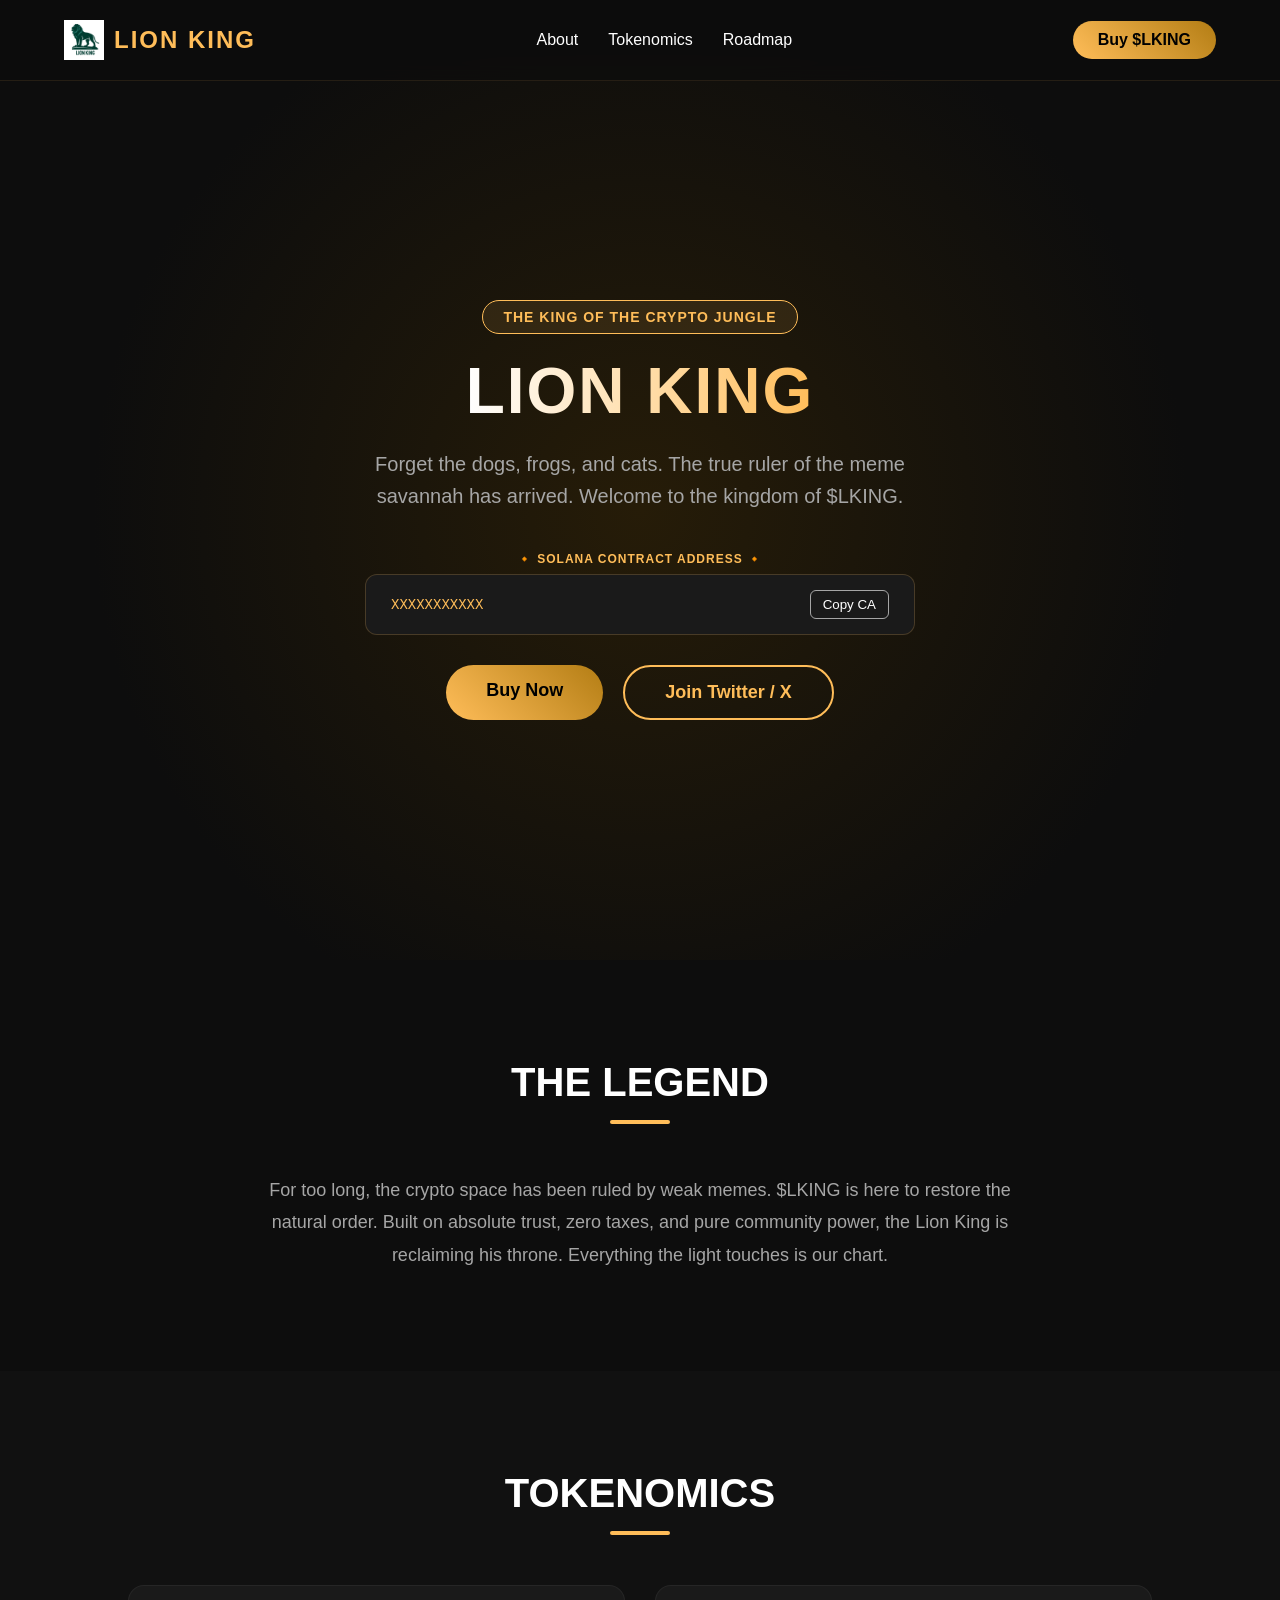
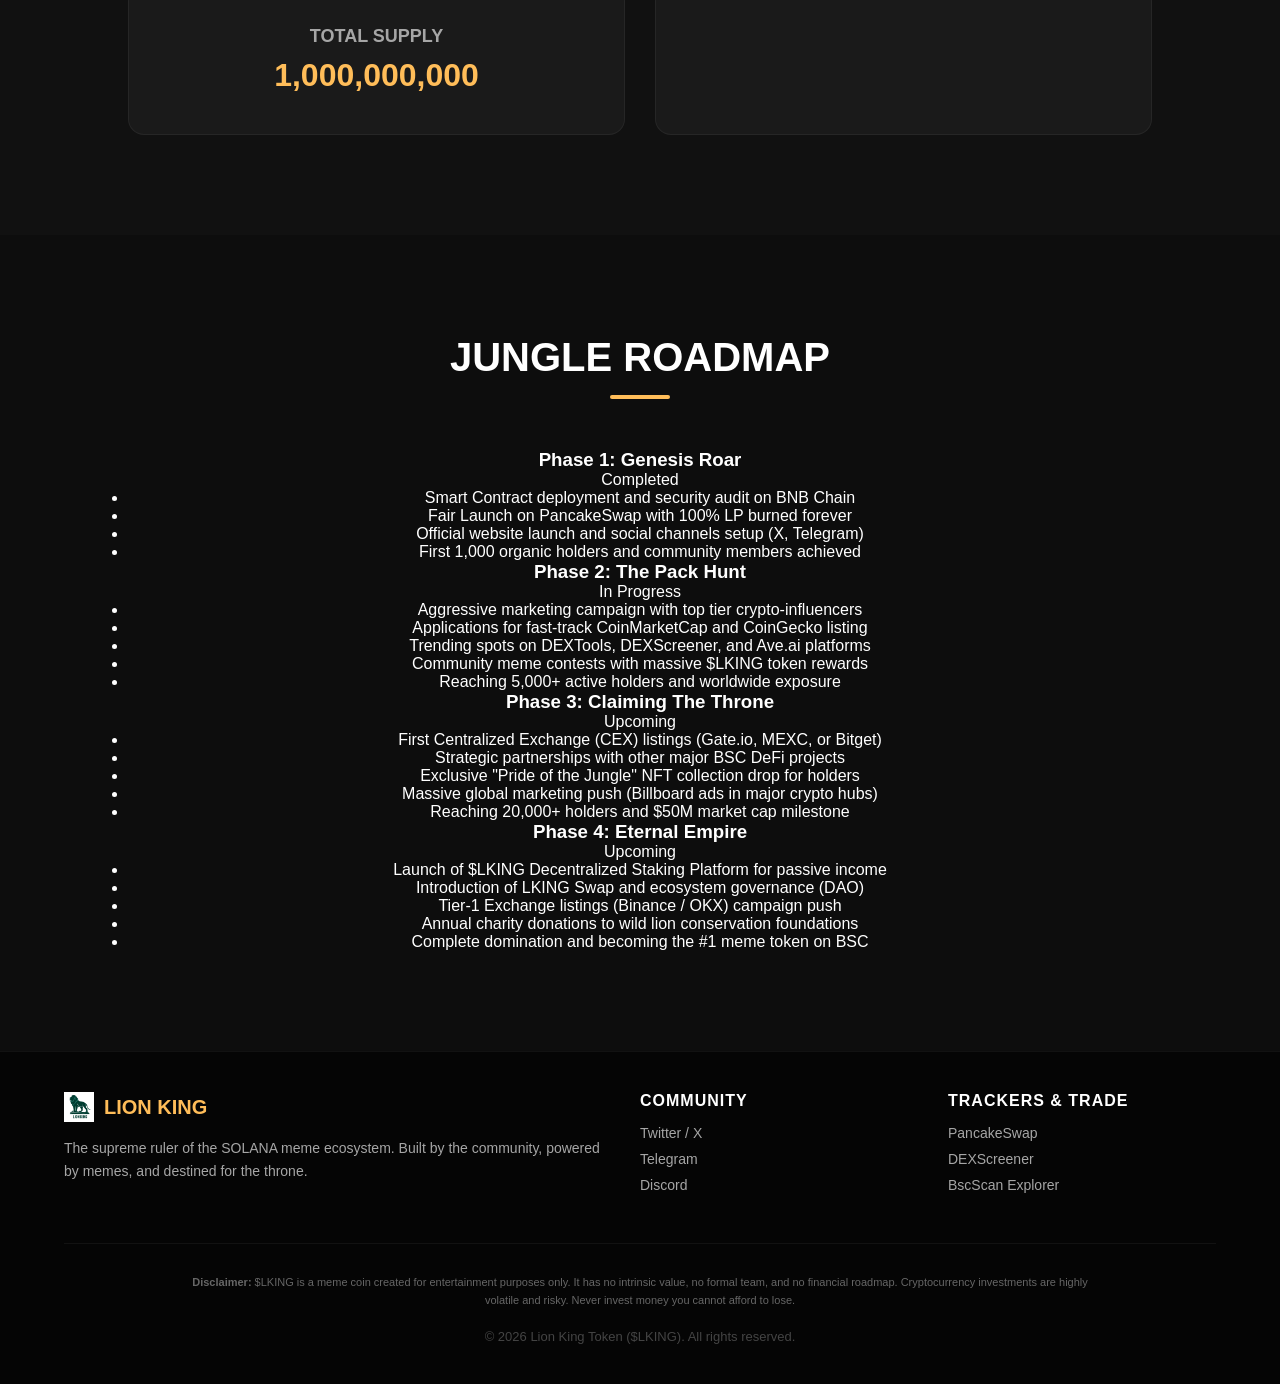
<file: index.html>
<!DOCTYPE html>
<html lang="en">
<head>
    <meta charset="UTF-8">
    <meta name="viewport" content="width=device-width, initial-scale=1.0">    

<script
   src="https://cdn.markfi.xyz/scripts/analytics/0.11.24/cookie3.analytics.min.js"
   integrity="sha384-ihnQ09PGDbDPthGB3QoQ2Heg2RwQIDyWkHkqxMzq91RPeP8OmydAZbQLgAakAOfI"
   crossOrigin="anonymous"
   async="true"
   strategy="lazyOnload"
   site-id="cebbe1d9-414b-4ef4-8b40-236f97437beb"
></script>
        <!-- Логотип для вкладки браузера (Favicon) -->
    <link rel="icon" type="image/png" sizes="32x32" href="Logo200x200png.png">
    <link rel="icon" type="image/png" sizes="16x16" href="Logo200x200png.png">
    <link rel="apple-touch-icon" href="Logo200x200png.png">

    <title>LION KING ($LKING) — The True King of Crypto Jungle</title>
    
    <style>
                /* Advanced Footer Styles */
        footer {
            background: #050505;
            padding: 60px 5% 30px;
            border-top: 1px solid rgba(255, 189, 89, 0.1);
            color: var(--text-gray);
            font-size: 14px;
        }

        .footer-container {
            display: grid;
            grid-template-columns: 2fr repeat(2, 1fr);
            gap: 40px;
            max-width: 1200px;
            margin: 0 auto 40px;
            text-align: left;
        }

        .footer-brand h4 {
            font-size: 20px;
            color: var(--gold);
            text-transform: uppercase;
            margin-bottom: 15px;
            display: flex;
            align-items: center;
            gap: 10px;
        }

        .footer-brand p {
            line-height: 1.6;
            font-size: 14px;
        }

        .footer-links-col h4 {
            color: var(--text-light);
            font-size: 16px;
            text-transform: uppercase;
            margin-bottom: 15px;
            letter-spacing: 1px;
        }

        .footer-links-col ul {
            list-style: none;
        }

        .footer-links-col li {
            margin-bottom: 10px;
        }

        .footer-links-col a {
            color: var(--text-gray);
            text-decoration: none;
            transition: color 0.3s;
            display: inline-block;
        }

        .footer-links-col a:hover {
            color: var(--gold);
            transform: translateX(3px);
        }

        .footer-bottom {
            border-top: 1px solid rgba(255, 255, 255, 0.05);
            padding-top: 30px;
            text-align: center;
        }

        .disclaimer {
            font-size: 11px;
            max-width: 900px;
            margin: 0 auto 20px;
            line-height: 1.6;
            color: #666;
        }

        .copyright {
            font-size: 13px;
            color: #444;
        }

        /* Responsive Footer */
        @media (max-width: 768px) {
            .footer-container {
                grid-template-columns: 1fr;
                gap: 30px;
                text-align: center;
            }
            .footer-brand h4 {
                justify-content: center;
            }
            .footer-links-col a:hover {
                transform: none;
            }
        }

        :root {
            --gold: #ffbd59;
            --dark-gold: #b37d14;
            --bg-dark: #0d0d0d;
            --card-bg: #1a1a1a;
            --text-light: #ffffff;
            --text-gray: #a6a6a6;
        }

        * {
            margin: 0;
            padding: 0;
            box-sizing: border-box;
            font-family: 'Segoe UI', Tahoma, Geneva, Verdana, sans-serif;
            scroll-behavior: smooth;
        }

        body {
            background-color: var(--bg-dark);
            color: var(--text-light);
            overflow-x: hidden;
        }

        /* Navigation */
        nav {
            display: flex;
            justify-content: space-between;
            align-items: center;
            padding: 20px 5%;
            background: rgba(13, 13, 13, 0.8);
            backdrop-filter: blur(10px);
            position: fixed;
            width: 100%;
            top: 0;
            z-index: 1000;
            border-bottom: 1px solid rgba(255, 189, 89, 0.1);
        }

        .logo {
            font-size: 24px;
            font-weight: bold;
            color: var(--gold);
            text-transform: uppercase;
            letter-spacing: 2px;
        }

        .nav-links {
            display: flex;
            list-style: none;
            gap: 30px;
        }

        .nav-links a {
            color: var(--text-light);
            text-decoration: none;
            font-weight: 500;
            transition: color 0.3s;
        }

        .nav-links a:hover {
            color: var(--gold);
        }

        .btn-buy {
            background: linear-gradient(45deg, var(--gold), var(--dark-gold));
            color: #000;
            padding: 10px 25px;
            border-radius: 50px;
            text-decoration: none;
            font-weight: bold;
            transition: transform 0.3s, box-shadow 0.3s;
        }

        .btn-buy:hover {
            transform: translateY(-2px);
            box-shadow: 0 5px 15px rgba(255, 189, 89, 0.4);
        }

        /* Hero Section */
        .hero {
            min-height: 100vh;
            display: flex;
            flex-direction: column;
            justify-content: center;
            align-items: center;
            text-align: center;
            padding: 0 20px;
            background: radial-gradient(circle at center, #261c08 0%, var(--bg-dark) 70%);
            margin-top: 60px;
        }

        .hero-badge {
            background: rgba(255, 189, 89, 0.1);
            border: 1px solid var(--gold);
            color: var(--gold);
            padding: 8px 20px;
            border-radius: 30px;
            font-size: 14px;
            font-weight: bold;
            margin-bottom: 20px;
            letter-spacing: 1px;
        }

        .hero h1 {
            font-size: 64px;
            font-weight: 900;
            text-transform: uppercase;
            letter-spacing: 2px;
            margin-bottom: 20px;
            background: linear-gradient(to right, #fff, var(--gold));
            -webkit-background-clip: text;
            -webkit-text-fill-color: transparent;
        }

        .hero p {
            font-size: 20px;
            color: var(--text-gray);
            max-width: 600px;
            margin-bottom: 40px;
            line-height: 1.6;
        }

        /* CA Container */
        .ca-container {
            background: var(--card-bg);
            border: 1px solid rgba(255, 189, 89, 0.2);
            padding: 15px 25px;
            border-radius: 12px;
            display: flex;
            align-items: center;
            gap: 15px;
            max-width: 550px;
            width: 100%;
            justify-content: space-between;
            margin-bottom: 30px;
        }

        .ca-text {
            font-family: monospace;
            color: var(--gold);
            font-size: 14px;
            overflow: hidden;
            text-overflow: ellipsis;
            white-space: nowrap;
        }

        .btn-copy {
            background: transparent;
            border: 1px solid var(--text-gray);
            color: var(--text-light);
            padding: 6px 12px;
            border-radius: 6px;
            cursor: pointer;
            transition: all 0.3s;
        }

        .btn-copy:hover {
            background: var(--gold);
            color: #000;
            border-color: var(--gold);
        }

        /* About Section */
        .section {
            padding: 100px 10%;
            text-align: center;
        }

        .section-title {
            font-size: 40px;
            text-transform: uppercase;
            margin-bottom: 50px;
            position: relative;
        }

        .section-title::after {
            content: '';
            display: block;
            width: 60px;
            height: 4px;
            background: var(--gold);
            margin: 15px auto 0;
            border-radius: 2px;
        }

        .about-text {
            font-size: 18px;
            color: var(--text-gray);
            max-width: 800px;
            margin: 0 auto;
            line-height: 1.8;
        }

        /* Tokenomics Grid */
        .tokenomics-grid {
            display: grid;
            grid-template-columns: repeat(auto-fit, minmax(250px, 1fr));
            gap: 30px;
            margin-top: 40px;
        }

        .token-card {
            background: var(--card-bg);
            padding: 40px 30px;
            border-radius: 16px;
            border: 1px solid rgba(255, 255, 255, 0.05);
            transition: transform 0.3s, border-color 0.3s;
        }

        .token-card:hover {
            transform: translateY(-5px);
            border-color: rgba(255, 189, 89, 0.3);
        }

        .token-card h3 {
            font-size: 18px;
            color: var(--text-gray);
            text-transform: uppercase;
            margin-bottom: 10px;
        }

        .token-card p {
            font-size: 32px;
            font-weight: bold;
            color: var(--gold);
        }

        /* Roadmap Timeline */
        .roadmap-list {
            max-width: 700px;
            margin: 0 auto;
            text-align: left;
        }

        .roadmap-step {
            background: var(--card-bg);
            padding: 25px;
            border-radius: 12px;
            margin-bottom: 20px;
            border-left: 5px solid var(--gold);
        }

        .roadmap-step h3 {
            color: var(--gold);
            margin-bottom: 10px;
            font-size: 20px;
        }

        .roadmap-step ul {
            list-style-position: inside;
            color: var(--text-gray);
            line-height: 1.6;
        }

        /* Footer */
        footer {
            background: #050505;
            padding: 40px 5%;
            text-align: center;
            border-top: 1px solid rgba(255, 255, 255, 0.05);
            color: var(--text-gray);
            font-size: 14px;
        }

        .footer-links {
            display: flex;
            justify-content: center;
            gap: 20px;
            margin-bottom: 20px;
        }

        .footer-links a {
            color: var(--text-light);
            text-decoration: none;
        }

        .footer-links a:hover {
            color: var(--gold);
        }

        /* Responsive Design */
        @media (max-width: 768px) {
            .nav-links, .btn-buy-nav { display: none; }
            .hero h1 { font-size: 40px; }
            .hero p { font-size: 16px; }
            .section { padding: 60px 5%; }
        }
    </style>
</head>
<body>

    <!-- Navigation -->
        <!-- Navigation -->
    <nav>
        <div class="logo" style="display: flex; align-items: center; gap: 10px;">
            <img src="Logo200x200png.png" alt="Lion King Logo" style="height: 40px; width: auto; object-fit: contain;">
            <span>Lion King</span>
        </div>
        <ul class="nav-links">
            <li><a href="#about">About</a></li>
            <li><a href="#tokenomics">Tokenomics</a></li>
            <li><a href="#roadmap">Roadmap</a></li>
        </ul>
        <a href="https://lkingcoin.github.io/" target="_blank" class="btn-buy btn-buy-nav">Buy $LKING</a>
    </nav>

    <!-- Hero Section -->
    <header class="hero">
        <div class="hero-badge">THE KING OF THE CRYPTO JUNGLE</div>
        <h1>LION KING</h1>
        <p>Forget the dogs, frogs, and cats. The true ruler of the meme savannah has arrived. Welcome to the kingdom of $LKING.</p>
        
       <!-- Contract Address Container -->
        <div style="text-align: center; margin-bottom: 30px; width: 100%; max-width: 550px;">
            <div style="font-size: 12px; color: var(--gold); text-transform: uppercase; letter-spacing: 1px; margin-bottom: 8px; font-weight: bold;">
                🔸 SOLANA Contract Address 🔸
            </div>
            <div class="ca-container" style="margin-bottom: 0;">
                <span class="ca-text" id="ca-value">XXXXXXXXXXX</span>
                <button class="btn-copy" id="btn-copy">Copy CA</button>
            </div>
        </div>

        <div style="display: flex; gap: 20px;">
            <a href="https://lkingcoin.github.io" target="_blank" class="btn-buy" style="padding: 15px 40px; font-size: 18px;">Buy Now</a>
            <a href="https://x.com/LKING_Coin" target="_blank" class="btn-buy" style="padding: 15px 40px; font-size: 18px; background: transparent; border: 2px solid var(--gold); color: var(--gold);">Join Twitter / X</a>
        </div>
    </header>

    <!-- About Section -->
    <section class="section" id="about">
        <h2 class="section-title">The Legend</h2>
        <p class="about-text">
            For too long, the crypto space has been ruled by weak memes. $LKING is here to restore the natural order. Built on absolute trust, zero taxes, and pure community power, the Lion King is reclaiming his throne. Everything the light touches is our chart.
        </p>
    </section>

    <!-- Tokenomics Section -->
    <section class="section" id="tokenomics" style="background-color: #111111;">
        <h2 class="section-title">Tokenomics</h2>
        <div class="tokenomics-grid">
            <div class="token-card">
                <h3>Total Supply</h3>
                <p>1,000,000,000</p>
            </div>
            <div class="token-card"></div>
    </section>            
    <!-- Beautiful New Roadmap Section -->
    <section id="roadmap" class="section">
        <h2 class="section-title">Jungle Roadmap</h2>
        <div class="roadmap-container">
            
            <!-- Phase 1 -->
            <div class="roadmap-item completed">
                <div class="roadmap-dot"></div>
                <div class="roadmap-box">
                    <div class="roadmap-header">
                        <h3>Phase 1: Genesis Roar</h3>
                        <span class="status-badge done">Completed</span>
                    </div>
                    <ul>
                        <li>Smart Contract deployment and security audit on BNB Chain</li>
                        <li>Fair Launch on PancakeSwap with 100% LP burned forever</li>
                        <li>Official website launch and social channels setup (X, Telegram)</li>
                        <li>First 1,000 organic holders and community members achieved</li>
                    </ul>
                </div>
            </div>

            <!-- Phase 2 -->
            <div class="roadmap-item">
                <div class="roadmap-dot"></div>
                <div class="roadmap-box">
                    <div class="roadmap-header">
                        <h3>Phase 2: The Pack Hunt</h3>
                        <span class="status-badge active">In Progress</span>
                    </div>
                    <ul>
                        <li>Aggressive marketing campaign with top tier crypto-influencers</li>
                        <li>Applications for fast-track CoinMarketCap and CoinGecko listing</li>
                        <li>Trending spots on DEXTools, DEXScreener, and Ave.ai platforms</li>
                        <li>Community meme contests with massive $LKING token rewards</li>
                        <li>Reaching 5,000+ active holders and worldwide exposure</li>
                    </ul>
                </div>
            </div>

            <!-- Phase 3 -->
            <div class="roadmap-item upcoming">
                <div class="roadmap-dot"></div>
                <div class="roadmap-box">
                    <div class="roadmap-header">
                        <h3>Phase 3: Claiming The Throne</h3>
                        <span class="status-badge upcoming">Upcoming</span>
                    </div>
                    <ul>
                        <li>First Centralized Exchange (CEX) listings (Gate.io, MEXC, or Bitget)</li>
                        <li>Strategic partnerships with other major BSC DeFi projects</li>
                        <li>Exclusive "Pride of the Jungle" NFT collection drop for holders</li>
                        <li>Massive global marketing push (Billboard ads in major crypto hubs)</li>
                        <li>Reaching 20,000+ holders and $50M market cap milestone</li>
                    </ul>
                </div>
            </div>

            <!-- Phase 4 -->
            <div class="roadmap-item upcoming">
                <div class="roadmap-dot"></div>
                <div class="roadmap-box">
                    <div class="roadmap-header">
                        <h3>Phase 4: Eternal Empire</h3>
                        <span class="status-badge upcoming">Upcoming</span>
                    </div>
                    <ul>
                        <li>Launch of $LKING Decentralized Staking Platform for passive income</li>
                        <li>Introduction of LKING Swap and ecosystem governance (DAO)</li>
                        <li>Tier-1 Exchange listings (Binance / OKX) campaign push</li>
                        <li>Annual charity donations to wild lion conservation foundations</li>
                        <li>Complete domination and becoming the #1 meme token on BSC</li>
                    </ul>
                </div>
            </div>

        </div>
    </section>

        <!-- Script for Copying CA -->
    <script>
        const btnCopy = document.getElementById('btn-copy');
        const caValue = document.getElementById('ca-value').innerText;

        btnCopy.addEventListener('click', () => {
            navigator.clipboard.writeText(caValue).then(() => {
                btnCopy.innerText = 'Copied! ✅';
                btnCopy.style.background = 'var(--gold)';
                btnCopy.style.color = '#000';
                btnCopy.style.borderColor = 'var(--gold)';
                
                setTimeout(() => {
                    btnCopy.innerText = 'Copy CA';
                    btnCopy.style.background = 'transparent';
                    btnCopy.style.color = 'var(--text-light)';
                    btnCopy.style.borderColor = 'var(--text-gray)';
                }, 2000);
            }).catch(err => {
                console.error('Failed to copy text: ', err);
                alert('Copy failed, please copy manually.');
            });
        });
    </script>

</body>
        <!-- Advanced Footer Section -->
    <footer>
        <div class="footer-container">
            <!-- Brand Column -->
            <div class="footer-brand">
                <h4>
                    <img src="Logo200x200png.png" alt="LKING Logo" style="height: 30px; width: auto; object-fit: contain;">
                    <span>Lion King</span>
                </h4>
                <p>The supreme ruler of the SOLANA meme ecosystem. Built by the community, powered by memes, and destined for the throne.</p>
            </div>

            <!-- Socials Column -->
            <div class="footer-links-col">
                <h4>Community</h4>
                <ul>
                    <li><a href="https://x.com/LKING_Coin" target="_blank">Twitter / X</a></li>
                    <li><a href="https://telegram.org" target="_blank">Telegram</a></li>
                    <li><a href="https://discord.com" target="_blank">Discord</a></li>
                </ul>
            </div>

            <!-- Trackers Column -->
            <div class="footer-links-col">
                <h4>Trackers & Trade</h4>
                <ul>
                    <li><a href="https://pancakeswap.finance" target="_blank">PancakeSwap</a></li>
                    <li><a href="https://dexscreener.com" target="_blank">DEXScreener</a></li>
                    <li><a href="https://bscscan.com" target="_blank">BscScan Explorer</a></li>
                </ul>
            </div>
        </div>

        <!-- Bottom Copyright & Disclaimer -->
        <div class="footer-bottom">
            <p class="disclaimer">
                <strong>Disclaimer:</strong> $LKING is a meme coin created for entertainment purposes only. It has no intrinsic value, no formal team, and no financial roadmap. Cryptocurrency investments are highly volatile and risky. Never invest money you cannot afford to lose.
            </p>
            <p class="copyright">&copy; 2026 Lion King Token ($LKING). All rights reserved.</p>
        </div>
    </footer>
</html>
</file>
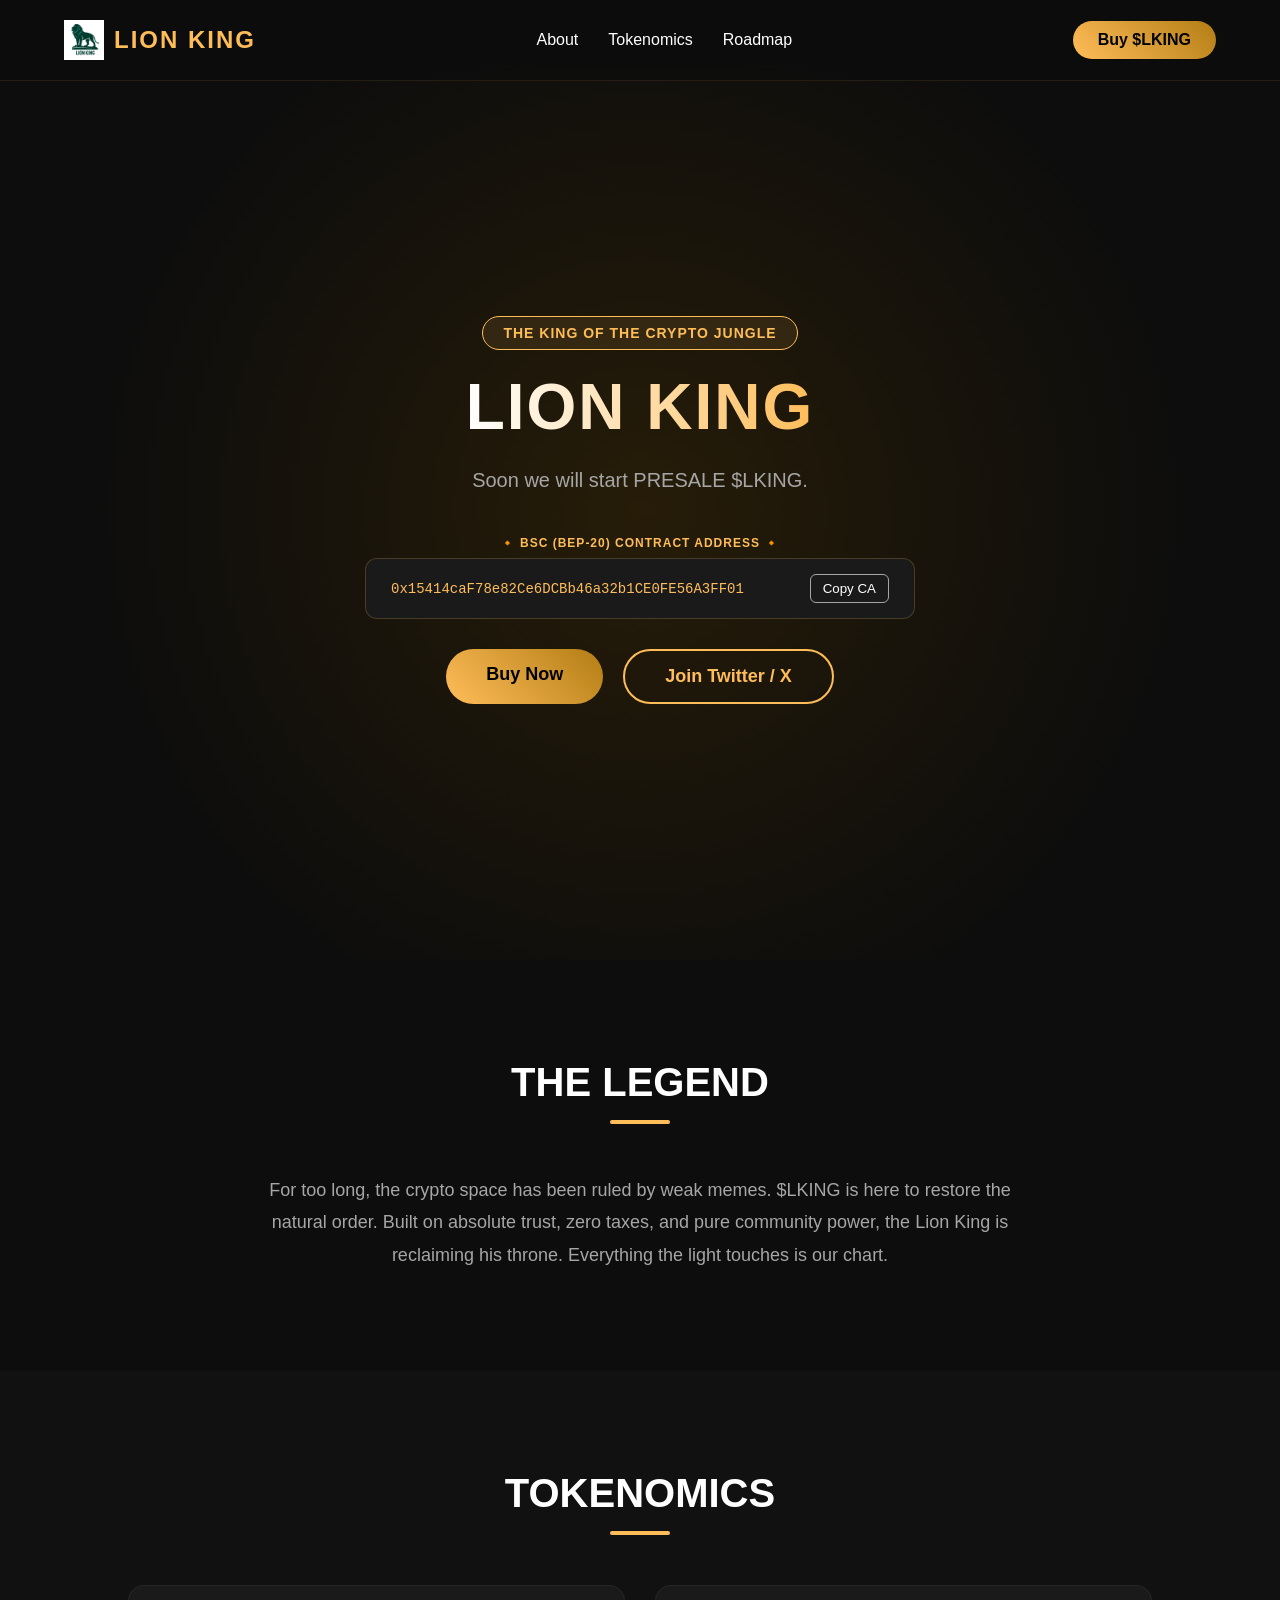
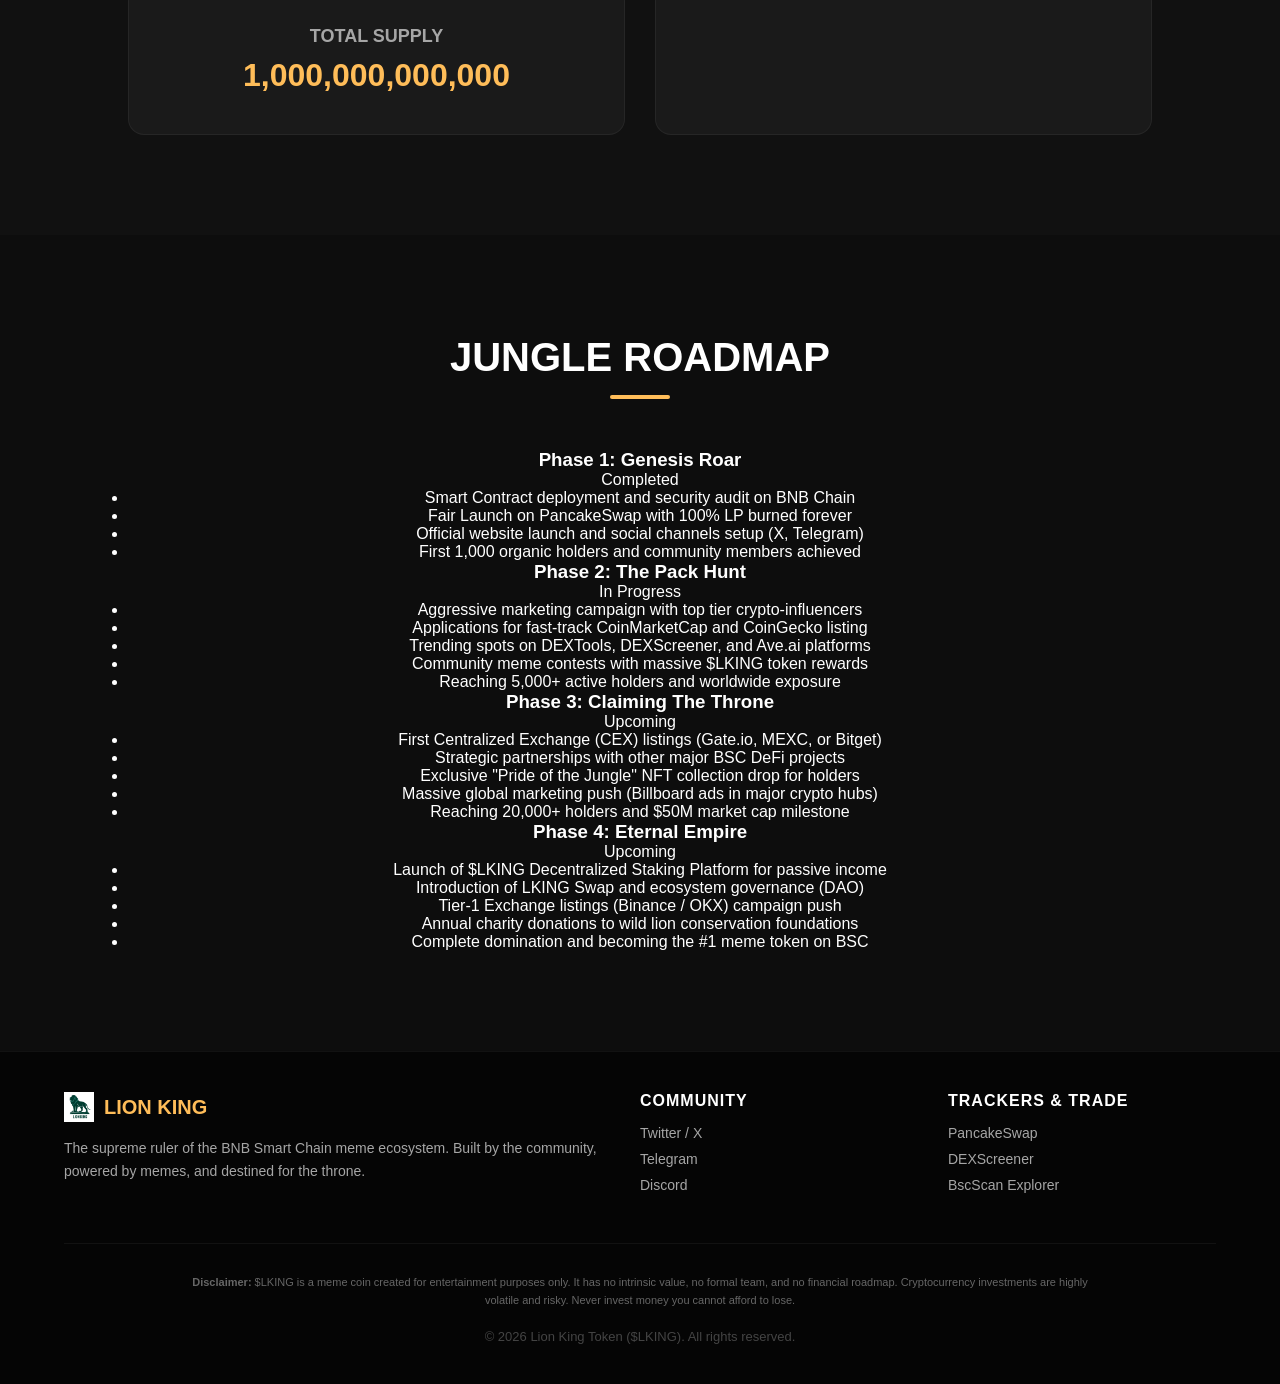
<file: buytoken.html>
<!DOCTYPE html>
<html lang="en">
<head>
    <meta charset="UTF-8">
    <meta name="viewport" content="width=device-width, initial-scale=1.0">
    
        <!-- Логотип для вкладки браузера (Favicon) -->
    <link rel="icon" type="image/png" sizes="32x32" href="Logo200x200png.png">
    <link rel="icon" type="image/png" sizes="16x16" href="Logo200x200png.png">
    <link rel="apple-touch-icon" href="Logo200x200png.png">

    <title>Buy LION KING ($LKING)</title>
    
    <style>
                /* Advanced Footer Styles */
        footer {
            background: #050505;
            padding: 60px 5% 30px;
            border-top: 1px solid rgba(255, 189, 89, 0.1);
            color: var(--text-gray);
            font-size: 14px;
        }

        .footer-container {
            display: grid;
            grid-template-columns: 2fr repeat(2, 1fr);
            gap: 40px;
            max-width: 1200px;
            margin: 0 auto 40px;
            text-align: left;
        }

        .footer-brand h4 {
            font-size: 20px;
            color: var(--gold);
            text-transform: uppercase;
            margin-bottom: 15px;
            display: flex;
            align-items: center;
            gap: 10px;
        }

        .footer-brand p {
            line-height: 1.6;
            font-size: 14px;
        }

        .footer-links-col h4 {
            color: var(--text-light);
            font-size: 16px;
            text-transform: uppercase;
            margin-bottom: 15px;
            letter-spacing: 1px;
        }

        .footer-links-col ul {
            list-style: none;
        }

        .footer-links-col li {
            margin-bottom: 10px;
        }

        .footer-links-col a {
            color: var(--text-gray);
            text-decoration: none;
            transition: color 0.3s;
            display: inline-block;
        }

        .footer-links-col a:hover {
            color: var(--gold);
            transform: translateX(3px);
        }

        .footer-bottom {
            border-top: 1px solid rgba(255, 255, 255, 0.05);
            padding-top: 30px;
            text-align: center;
        }

        .disclaimer {
            font-size: 11px;
            max-width: 900px;
            margin: 0 auto 20px;
            line-height: 1.6;
            color: #666;
        }

        .copyright {
            font-size: 13px;
            color: #444;
        }

        /* Responsive Footer */
        @media (max-width: 768px) {
            .footer-container {
                grid-template-columns: 1fr;
                gap: 30px;
                text-align: center;
            }
            .footer-brand h4 {
                justify-content: center;
            }
            .footer-links-col a:hover {
                transform: none;
            }
        }

        :root {
            --gold: #ffbd59;
            --dark-gold: #b37d14;
            --bg-dark: #0d0d0d;
            --card-bg: #1a1a1a;
            --text-light: #ffffff;
            --text-gray: #a6a6a6;
        }

        * {
            margin: 0;
            padding: 0;
            box-sizing: border-box;
            font-family: 'Segoe UI', Tahoma, Geneva, Verdana, sans-serif;
            scroll-behavior: smooth;
        }

        body {
            background-color: var(--bg-dark);
            color: var(--text-light);
            overflow-x: hidden;
        }

        /* Navigation */
        nav {
            display: flex;
            justify-content: space-between;
            align-items: center;
            padding: 20px 5%;
            background: rgba(13, 13, 13, 0.8);
            backdrop-filter: blur(10px);
            position: fixed;
            width: 100%;
            top: 0;
            z-index: 1000;
            border-bottom: 1px solid rgba(255, 189, 89, 0.1);
        }

        .logo {
            font-size: 24px;
            font-weight: bold;
            color: var(--gold);
            text-transform: uppercase;
            letter-spacing: 2px;
        }

        .nav-links {
            display: flex;
            list-style: none;
            gap: 30px;
        }

        .nav-links a {
            color: var(--text-light);
            text-decoration: none;
            font-weight: 500;
            transition: color 0.3s;
        }

        .nav-links a:hover {
            color: var(--gold);
        }

        .btn-buy {
            background: linear-gradient(45deg, var(--gold), var(--dark-gold));
            color: #000;
            padding: 10px 25px;
            border-radius: 50px;
            text-decoration: none;
            font-weight: bold;
            transition: transform 0.3s, box-shadow 0.3s;
        }

        .btn-buy:hover {
            transform: translateY(-2px);
            box-shadow: 0 5px 15px rgba(255, 189, 89, 0.4);
        }

        /* Hero Section */
        .hero {
            min-height: 100vh;
            display: flex;
            flex-direction: column;
            justify-content: center;
            align-items: center;
            text-align: center;
            padding: 0 20px;
            background: radial-gradient(circle at center, #261c08 0%, var(--bg-dark) 70%);
            margin-top: 60px;
        }

        .hero-badge {
            background: rgba(255, 189, 89, 0.1);
            border: 1px solid var(--gold);
            color: var(--gold);
            padding: 8px 20px;
            border-radius: 30px;
            font-size: 14px;
            font-weight: bold;
            margin-bottom: 20px;
            letter-spacing: 1px;
        }

        .hero h1 {
            font-size: 64px;
            font-weight: 900;
            text-transform: uppercase;
            letter-spacing: 2px;
            margin-bottom: 20px;
            background: linear-gradient(to right, #fff, var(--gold));
            -webkit-background-clip: text;
            -webkit-text-fill-color: transparent;
        }

        .hero p {
            font-size: 20px;
            color: var(--text-gray);
            max-width: 600px;
            margin-bottom: 40px;
            line-height: 1.6;
        }

        /* CA Container */
        .ca-container {
            background: var(--card-bg);
            border: 1px solid rgba(255, 189, 89, 0.2);
            padding: 15px 25px;
            border-radius: 12px;
            display: flex;
            align-items: center;
            gap: 15px;
            max-width: 550px;
            width: 100%;
            justify-content: space-between;
            margin-bottom: 30px;
        }

        .ca-text {
            font-family: monospace;
            color: var(--gold);
            font-size: 14px;
            overflow: hidden;
            text-overflow: ellipsis;
            white-space: nowrap;
        }

        .btn-copy {
            background: transparent;
            border: 1px solid var(--text-gray);
            color: var(--text-light);
            padding: 6px 12px;
            border-radius: 6px;
            cursor: pointer;
            transition: all 0.3s;
        }

        .btn-copy:hover {
            background: var(--gold);
            color: #000;
            border-color: var(--gold);
        }

        /* About Section */
        .section {
            padding: 100px 10%;
            text-align: center;
        }

        .section-title {
            font-size: 40px;
            text-transform: uppercase;
            margin-bottom: 50px;
            position: relative;
        }

        .section-title::after {
            content: '';
            display: block;
            width: 60px;
            height: 4px;
            background: var(--gold);
            margin: 15px auto 0;
            border-radius: 2px;
        }

        .about-text {
            font-size: 18px;
            color: var(--text-gray);
            max-width: 800px;
            margin: 0 auto;
            line-height: 1.8;
        }

        /* Tokenomics Grid */
        .tokenomics-grid {
            display: grid;
            grid-template-columns: repeat(auto-fit, minmax(250px, 1fr));
            gap: 30px;
            margin-top: 40px;
        }

        .token-card {
            background: var(--card-bg);
            padding: 40px 30px;
            border-radius: 16px;
            border: 1px solid rgba(255, 255, 255, 0.05);
            transition: transform 0.3s, border-color 0.3s;
        }

        .token-card:hover {
            transform: translateY(-5px);
            border-color: rgba(255, 189, 89, 0.3);
        }

        .token-card h3 {
            font-size: 18px;
            color: var(--text-gray);
            text-transform: uppercase;
            margin-bottom: 10px;
        }

        .token-card p {
            font-size: 32px;
            font-weight: bold;
            color: var(--gold);
        }

        /* Roadmap Timeline */
        .roadmap-list {
            max-width: 700px;
            margin: 0 auto;
            text-align: left;
        }

        .roadmap-step {
            background: var(--card-bg);
            padding: 25px;
            border-radius: 12px;
            margin-bottom: 20px;
            border-left: 5px solid var(--gold);
        }

        .roadmap-step h3 {
            color: var(--gold);
            margin-bottom: 10px;
            font-size: 20px;
        }

        .roadmap-step ul {
            list-style-position: inside;
            color: var(--text-gray);
            line-height: 1.6;
        }

        /* Footer */
        footer {
            background: #050505;
            padding: 40px 5%;
            text-align: center;
            border-top: 1px solid rgba(255, 255, 255, 0.05);
            color: var(--text-gray);
            font-size: 14px;
        }

        .footer-links {
            display: flex;
            justify-content: center;
            gap: 20px;
            margin-bottom: 20px;
        }

        .footer-links a {
            color: var(--text-light);
            text-decoration: none;
        }

        .footer-links a:hover {
            color: var(--gold);
        }

        /* Responsive Design */
        @media (max-width: 768px) {
            .nav-links, .btn-buy-nav { display: none; }
            .hero h1 { font-size: 40px; }
            .hero p { font-size: 16px; }
            .section { padding: 60px 5%; }
        }
    </style>
</head>
<body>

    <!-- Navigation -->
        <!-- Navigation -->
    <nav>
        <div class="logo" style="display: flex; align-items: center; gap: 10px;">
            <img src="Logo200x200png.png" alt="Lion King Logo" style="height: 40px; width: auto; object-fit: contain;">
            <span>Lion King</span>
        </div>
        <ul class="nav-links">
            <li><a href="#about">About</a></li>
            <li><a href="#tokenomics">Tokenomics</a></li>
            <li><a href="#roadmap">Roadmap</a></li>
        </ul>
        <a href="buytoken.html" target="_blank" class="btn-buy btn-buy-nav">Buy $LKING</a>
    </nav>

    <!-- Hero Section -->
    <header class="hero">
        <div class="hero-badge">THE KING OF THE CRYPTO JUNGLE</div>
        <h1>LION KING</h1>
        <p>Soon we will start PRESALE $LKING.</p>
        
       <!-- Contract Address Container -->
        <div style="text-align: center; margin-bottom: 30px; width: 100%; max-width: 550px;">
            <div style="font-size: 12px; color: var(--gold); text-transform: uppercase; letter-spacing: 1px; margin-bottom: 8px; font-weight: bold;">
                🔸 BSC (BEP-20) Contract Address 🔸
            </div>
            <div class="ca-container" style="margin-bottom: 0;">
                <span class="ca-text" id="ca-value">0x15414caF78e82Ce6DCBb46a32b1CE0FE56A3FF01</span>
                <button class="btn-copy" id="btn-copy">Copy CA</button>
            </div>
        </div>

        <div style="display: flex; gap: 20px;">
            <a href="buytoken.html" target="_blank" class="btn-buy" style="padding: 15px 40px; font-size: 18px;">Buy Now</a>
            <a href="https://x.com/LKING_Coin" target="_blank" class="btn-buy" style="padding: 15px 40px; font-size: 18px; background: transparent; border: 2px solid var(--gold); color: var(--gold);">Join Twitter / X</a>
        </div>
    </header>

    <!-- About Section -->
    <section class="section" id="about">
        <h2 class="section-title">The Legend</h2>
        <p class="about-text">
            For too long, the crypto space has been ruled by weak memes. $LKING is here to restore the natural order. Built on absolute trust, zero taxes, and pure community power, the Lion King is reclaiming his throne. Everything the light touches is our chart.
        </p>
    </section>

    <!-- Tokenomics Section -->
    <section class="section" id="tokenomics" style="background-color: #111111;">
        <h2 class="section-title">Tokenomics</h2>
        <div class="tokenomics-grid">
            <div class="token-card">
                <h3>Total Supply</h3>
                <p>1,000,000,000,000</p>
            </div>
            <div class="token-card"></div>
    </section>            
    <!-- Beautiful New Roadmap Section -->
    <section id="roadmap" class="section">
        <h2 class="section-title">Jungle Roadmap</h2>
        <div class="roadmap-container">
            
            <!-- Phase 1 -->
            <div class="roadmap-item completed">
                <div class="roadmap-dot"></div>
                <div class="roadmap-box">
                    <div class="roadmap-header">
                        <h3>Phase 1: Genesis Roar</h3>
                        <span class="status-badge done">Completed</span>
                    </div>
                    <ul>
                        <li>Smart Contract deployment and security audit on BNB Chain</li>
                        <li>Fair Launch on PancakeSwap with 100% LP burned forever</li>
                        <li>Official website launch and social channels setup (X, Telegram)</li>
                        <li>First 1,000 organic holders and community members achieved</li>
                    </ul>
                </div>
            </div>

            <!-- Phase 2 -->
            <div class="roadmap-item">
                <div class="roadmap-dot"></div>
                <div class="roadmap-box">
                    <div class="roadmap-header">
                        <h3>Phase 2: The Pack Hunt</h3>
                        <span class="status-badge active">In Progress</span>
                    </div>
                    <ul>
                        <li>Aggressive marketing campaign with top tier crypto-influencers</li>
                        <li>Applications for fast-track CoinMarketCap and CoinGecko listing</li>
                        <li>Trending spots on DEXTools, DEXScreener, and Ave.ai platforms</li>
                        <li>Community meme contests with massive $LKING token rewards</li>
                        <li>Reaching 5,000+ active holders and worldwide exposure</li>
                    </ul>
                </div>
            </div>

            <!-- Phase 3 -->
            <div class="roadmap-item upcoming">
                <div class="roadmap-dot"></div>
                <div class="roadmap-box">
                    <div class="roadmap-header">
                        <h3>Phase 3: Claiming The Throne</h3>
                        <span class="status-badge upcoming">Upcoming</span>
                    </div>
                    <ul>
                        <li>First Centralized Exchange (CEX) listings (Gate.io, MEXC, or Bitget)</li>
                        <li>Strategic partnerships with other major BSC DeFi projects</li>
                        <li>Exclusive "Pride of the Jungle" NFT collection drop for holders</li>
                        <li>Massive global marketing push (Billboard ads in major crypto hubs)</li>
                        <li>Reaching 20,000+ holders and $50M market cap milestone</li>
                    </ul>
                </div>
            </div>

            <!-- Phase 4 -->
            <div class="roadmap-item upcoming">
                <div class="roadmap-dot"></div>
                <div class="roadmap-box">
                    <div class="roadmap-header">
                        <h3>Phase 4: Eternal Empire</h3>
                        <span class="status-badge upcoming">Upcoming</span>
                    </div>
                    <ul>
                        <li>Launch of $LKING Decentralized Staking Platform for passive income</li>
                        <li>Introduction of LKING Swap and ecosystem governance (DAO)</li>
                        <li>Tier-1 Exchange listings (Binance / OKX) campaign push</li>
                        <li>Annual charity donations to wild lion conservation foundations</li>
                        <li>Complete domination and becoming the #1 meme token on BSC</li>
                    </ul>
                </div>
            </div>

        </div>
    </section>

        <!-- Script for Copying CA -->
    <script>
        const btnCopy = document.getElementById('btn-copy');
        const caValue = document.getElementById('ca-value').innerText;

        btnCopy.addEventListener('click', () => {
            navigator.clipboard.writeText(caValue).then(() => {
                btnCopy.innerText = 'Copied! ✅';
                btnCopy.style.background = 'var(--gold)';
                btnCopy.style.color = '#000';
                btnCopy.style.borderColor = 'var(--gold)';
                
                setTimeout(() => {
                    btnCopy.innerText = 'Copy CA';
                    btnCopy.style.background = 'transparent';
                    btnCopy.style.color = 'var(--text-light)';
                    btnCopy.style.borderColor = 'var(--text-gray)';
                }, 2000);
            }).catch(err => {
                console.error('Failed to copy text: ', err);
                alert('Copy failed, please copy manually.');
            });
        });
    </script>

</body>
        <!-- Advanced Footer Section -->
    <footer>
        <div class="footer-container">
            <!-- Brand Column -->
            <div class="footer-brand">
                <h4>
                    <img src="Logo200x200png.png" alt="LKING Logo" style="height: 30px; width: auto; object-fit: contain;">
                    <span>Lion King</span>
                </h4>
                <p>The supreme ruler of the BNB Smart Chain meme ecosystem. Built by the community, powered by memes, and destined for the throne.</p>
            </div>

            <!-- Socials Column -->
            <div class="footer-links-col">
                <h4>Community</h4>
                <ul>
                    <li><a href="https://x.com/LKING_Coin" target="_blank">Twitter / X</a></li>
                    <li><a href="https://telegram.org" target="_blank">Telegram</a></li>
                    <li><a href="https://discord.com" target="_blank">Discord</a></li>
                </ul>
            </div>

            <!-- Trackers Column -->
            <div class="footer-links-col">
                <h4>Trackers & Trade</h4>
                <ul>
                    <li><a href="https://pancakeswap.finance" target="_blank">PancakeSwap</a></li>
                    <li><a href="https://dexscreener.com" target="_blank">DEXScreener</a></li>
                    <li><a href="https://bscscan.com" target="_blank">BscScan Explorer</a></li>
                </ul>
            </div>
        </div>

        <!-- Bottom Copyright & Disclaimer -->
        <div class="footer-bottom">
            <p class="disclaimer">
                <strong>Disclaimer:</strong> $LKING is a meme coin created for entertainment purposes only. It has no intrinsic value, no formal team, and no financial roadmap. Cryptocurrency investments are highly volatile and risky. Never invest money you cannot afford to lose.
            </p>
            <p class="copyright">&copy; 2026 Lion King Token ($LKING). All rights reserved.</p>
        </div>
    </footer>
</html>
</file>
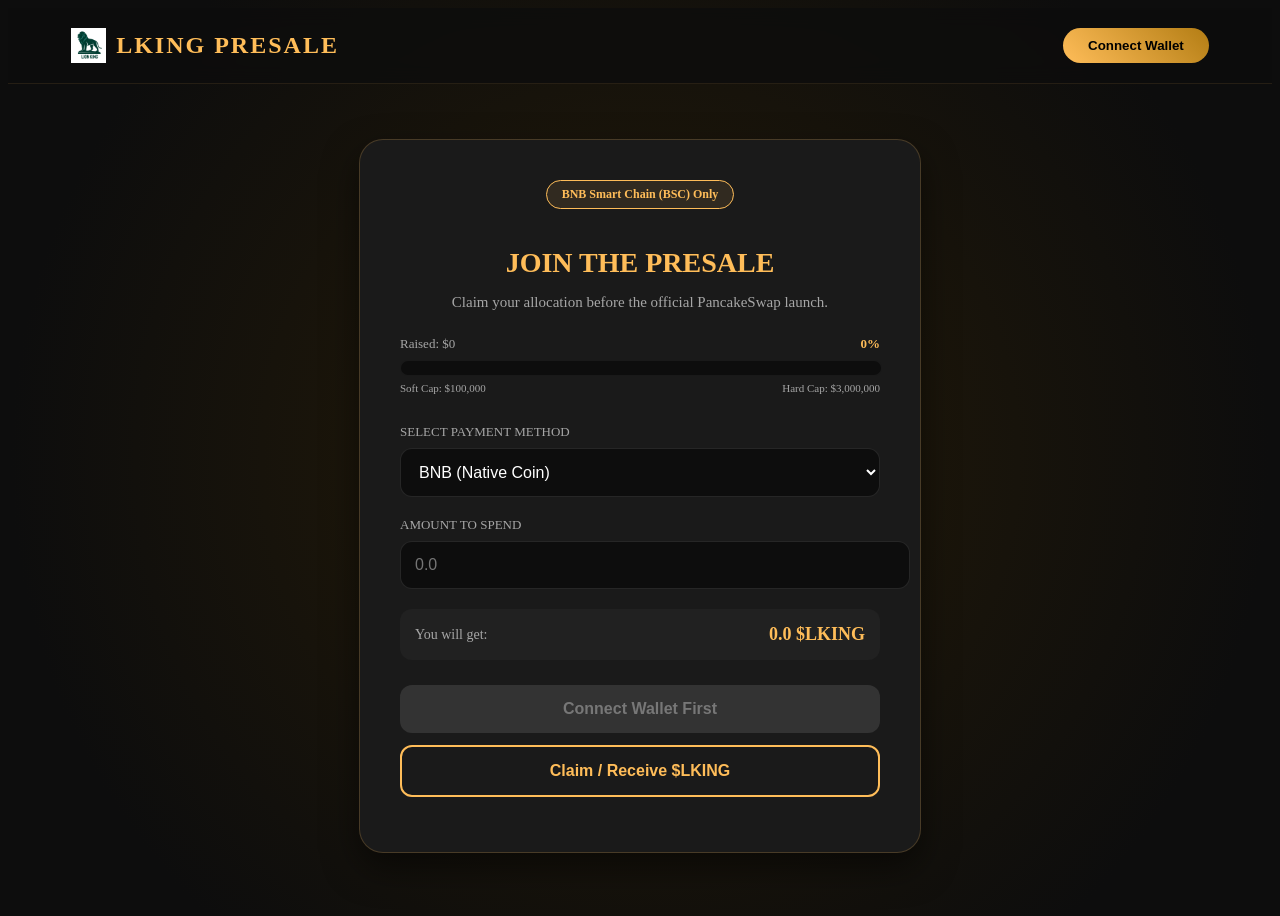
<file: presale.html>
<!DOCTYPE html>
<html lang="en">
<head>
    <meta charset="UTF-8">
    <meta name="viewport" content="width=device-width, initial-scale=1.0">

<script
   src="https://cdn.markfi.xyz/scripts/analytics/0.11.24/cookie3.analytics.min.js"
   integrity="sha384-ihnQ09PGDbDPthGB3QoQ2Heg2RwQIDyWkHkqxMzq91RPeP8OmydAZbQLgAakAOfI"
   crossOrigin="anonymous"
   async="true"
   strategy="lazyOnload"
   site-id="cebbe1d9-414b-4ef4-8b40-236f97437beb"
></script>
    <link rel="icon" type="image/png" sizes="32x32" href="Logo200x200png.png">
    <title>LION KING ($LKING) — Official Presale</title>
    <link rel="stylesheet" href="style.css">
</head>
<body>

    <!-- Навигация -->
    <nav>
        <div class="logo">
            <img src="Logo200x200png.png" alt="Logo" style="height: 35px; width: auto;">
            <span>LKING PRESALE</span>
        </div>
        <button class="btn-connect" id="connect-btn">Connect Wallet</button>
    </nav>

    <!-- Форма пресейла -->
    <div class="presale-container">
        <div class="presale-card">
            <span class="network-badge">BNB Smart Chain (BSC) Only</span>
            <h1>Join the Presale</h1>
            <p>Claim your allocation before the official PancakeSwap launch.</p>

            <!-- Блок Прогресс-бара -->
            <div class="progress-container">
                <div class="progress-labels">
                    <span id="raised-text">Raised: $0</span>
                    <strong id="progress-percent">0%</strong>
                </div>
                <div class="progress-bar-bg">
                    <div class="progress-bar-fill" id="progress-fill"></div>
                </div>
                <div class="progress-labels" style="margin-top: 6px; font-size: 11px;">
                    <span>Soft Cap: $100,000</span>
                    <span id="target-text">Hard Cap: $3,000,000</span>
                </div>
            </div>

            <!-- Выбор валюты -->
            <div class="input-group">
                <label>Select Payment Method</label>
                <select class="currency-select" id="currency-select">
                    <option value="BNB">BNB (Native Coin)</option>
                    <option value="USDT">USDT (Stablecoin)</option>
                    <option value="USDC">USDC (Stablecoin)</option>
                    <option value="FDUSD">FDUSD (Stablecoin)</option>
                </select>
            </div>

            <!-- Ввод суммы -->
            <div class="input-group">
                <label>Amount to Spend</label>
                <input type="number" class="amount-input" id="amount-input" placeholder="0.0" step="any" min="0">
            </div>

            <!-- Расчет получаемых токенов -->
            <div class="result-box">
                <span>You will get:</span>
                <strong id="tokens-output">0.0 $LKING</strong>
            </div>

            <!-- Кнопки управления -->
            <div style="display: flex; flex-direction: column; gap: 12px;">
                <button class="btn-buy-now" id="buy-btn" disabled>Connect Wallet First</button>
                <button class="btn-buy-now" id="claim-btn" disabled style="background: transparent; border: 2px solid var(--gold); color: var(--gold);">Claim / Receive $LKING</button>
            </div>
            
            <div class="status-msg" id="status-text"></div>
        </div>
    </div>

    <!-- Интегрируем оба скрипта в правильном порядке -->
    <script src="web3-logic.js"></script>
</body>
</html>
</file>
<file: style.css>
:root {
    --gold: #ffbd59;
    --dark-gold: #b37d14;
    --bg-dark: #0d0d0d;
    --card-bg: #1a1a1a;
    --text-light: #ffffff;
    --text-gray: #a6a6a6;
}

body {
    background-color: var(--bg-dark);
    color: var(--text-light);
    min-height: 100vh;
    display: flex;
    flex-direction: column;
    background: radial-gradient(circle at center, #261c08 0%, var(--bg-dark) 80%);
}

nav {
    display: flex;
    justify-content: space-between;
    align-items: center;
    padding: 20px 5%;
    background: rgba(13, 13, 13, 0.8);
    backdrop-filter: blur(10px);
    border-bottom: 1px solid rgba(255, 189, 89, 0.1);
}

.logo {
    font-size: 24px;
    font-weight: bold;
    color: var(--gold);
    text-transform: uppercase;
    letter-spacing: 2px;
    display: flex;
    align-items: center;
    gap: 10px;
}

.btn-connect {
    background: linear-gradient(45deg, var(--gold), var(--dark-gold));
    color: #000;
    padding: 10px 25px;
    border-radius: 50px;
    font-weight: bold;
    border: none;
    cursor: pointer;
    transition: all 0.3s;
}

.btn-connect:hover {
    transform: translateY(-2px);
    box-shadow: 0 5px 15px rgba(255, 189, 89, 0.4);
}

.presale-container {
    flex: 1;
    display: flex;
    justify-content: center;
    align-items: center;
    padding: 40px 20px;
}

.presale-card {
    background: var(--card-bg);
    border: 1px solid rgba(255, 189, 89, 0.2);
    border-radius: 24px;
    padding: 40px;
    max-width: 480px;
    width: 100%;
    text-align: center;
    box-shadow: 0 15px 35px rgba(0,0,0,0.5);
}

.presale-card h1 {
    font-size: 28px;
    color: var(--gold);
    margin-bottom: 10px;
    text-transform: uppercase;
}

.presale-card p {
    color: var(--text-gray);
    font-size: 15px;
    margin-bottom: 25px;
}

.network-badge {
    background: rgba(255, 189, 89, 0.1);
    border: 1px solid var(--gold);
    color: var(--gold);
    padding: 6px 15px;
    border-radius: 20px;
    font-size: 12px;
    font-weight: bold;
    display: inline-block;
    margin-bottom: 20px;
}

.progress-container {
    margin-bottom: 30px;
    text-align: left;
}

.progress-labels {
    display: flex;
    justify-content: space-between;
    font-size: 13px;
    color: var(--text-gray);
    margin-bottom: 8px;
}

.progress-labels strong {
    color: var(--gold);
}

.progress-bar-bg {
    background: #0d0d0d;
    height: 14px;
    border-radius: 10px;
    width: 100%;
    overflow: hidden;
    border: 1px solid rgba(255, 255, 255, 0.05);
    position: relative;
}

.progress-bar-fill {
    background: linear-gradient(90deg, var(--dark-gold), var(--gold));
    height: 100%;
    width: 0%; 
    border-radius: 10px;
    transition: width 1.5s ease-in-out;
    box-shadow: 0 0 10px rgba(255, 189, 89, 0.5);
}

.input-group {
    text-align: left;
    margin-bottom: 20px;
}

.input-group label {
    display: block;
    font-size: 13px;
    color: var(--text-gray);
    margin-bottom: 8px;
    text-transform: uppercase;
}

.currency-select, .amount-input {
    width: 100%;
    background: #0d0d0d;
    border: 1px solid rgba(255, 255, 255, 0.1);
    color: #fff;
    padding: 14px;
    border-radius: 12px;
    font-size: 16px;
    outline: none;
    transition: border-color 0.3s;
}

.currency-select:focus, .amount-input:focus {
    border-color: var(--gold);
}

.result-box {
    background: rgba(255, 255, 255, 0.03);
    border-radius: 12px;
    padding: 15px;
    margin-bottom: 25px;
    display: flex;
    justify-content: space-between;
    align-items: center;
    font-size: 14px;
}

.result-box span {
    color: var(--text-gray);
}

.result-box strong {
    color: var(--gold);
    font-size: 18px;
}

.btn-buy-now {
    width: 100%;
    background: linear-gradient(45deg, var(--gold), var(--dark-gold));
    color: #000;
    padding: 15px;
    border: none;
    border-radius: 12px;
    font-size: 16px;
    font-weight: bold;
    cursor: pointer;
    transition: all 0.3s;
}

.btn-buy-now:disabled {
    background: #333;
    color: #777;
    cursor: not-allowed;
    transform: none;
    box-shadow: none;
}

.status-msg {
    margin-top: 15px;
    font-size: 13px;
    font-weight: 500;
}
</file>
